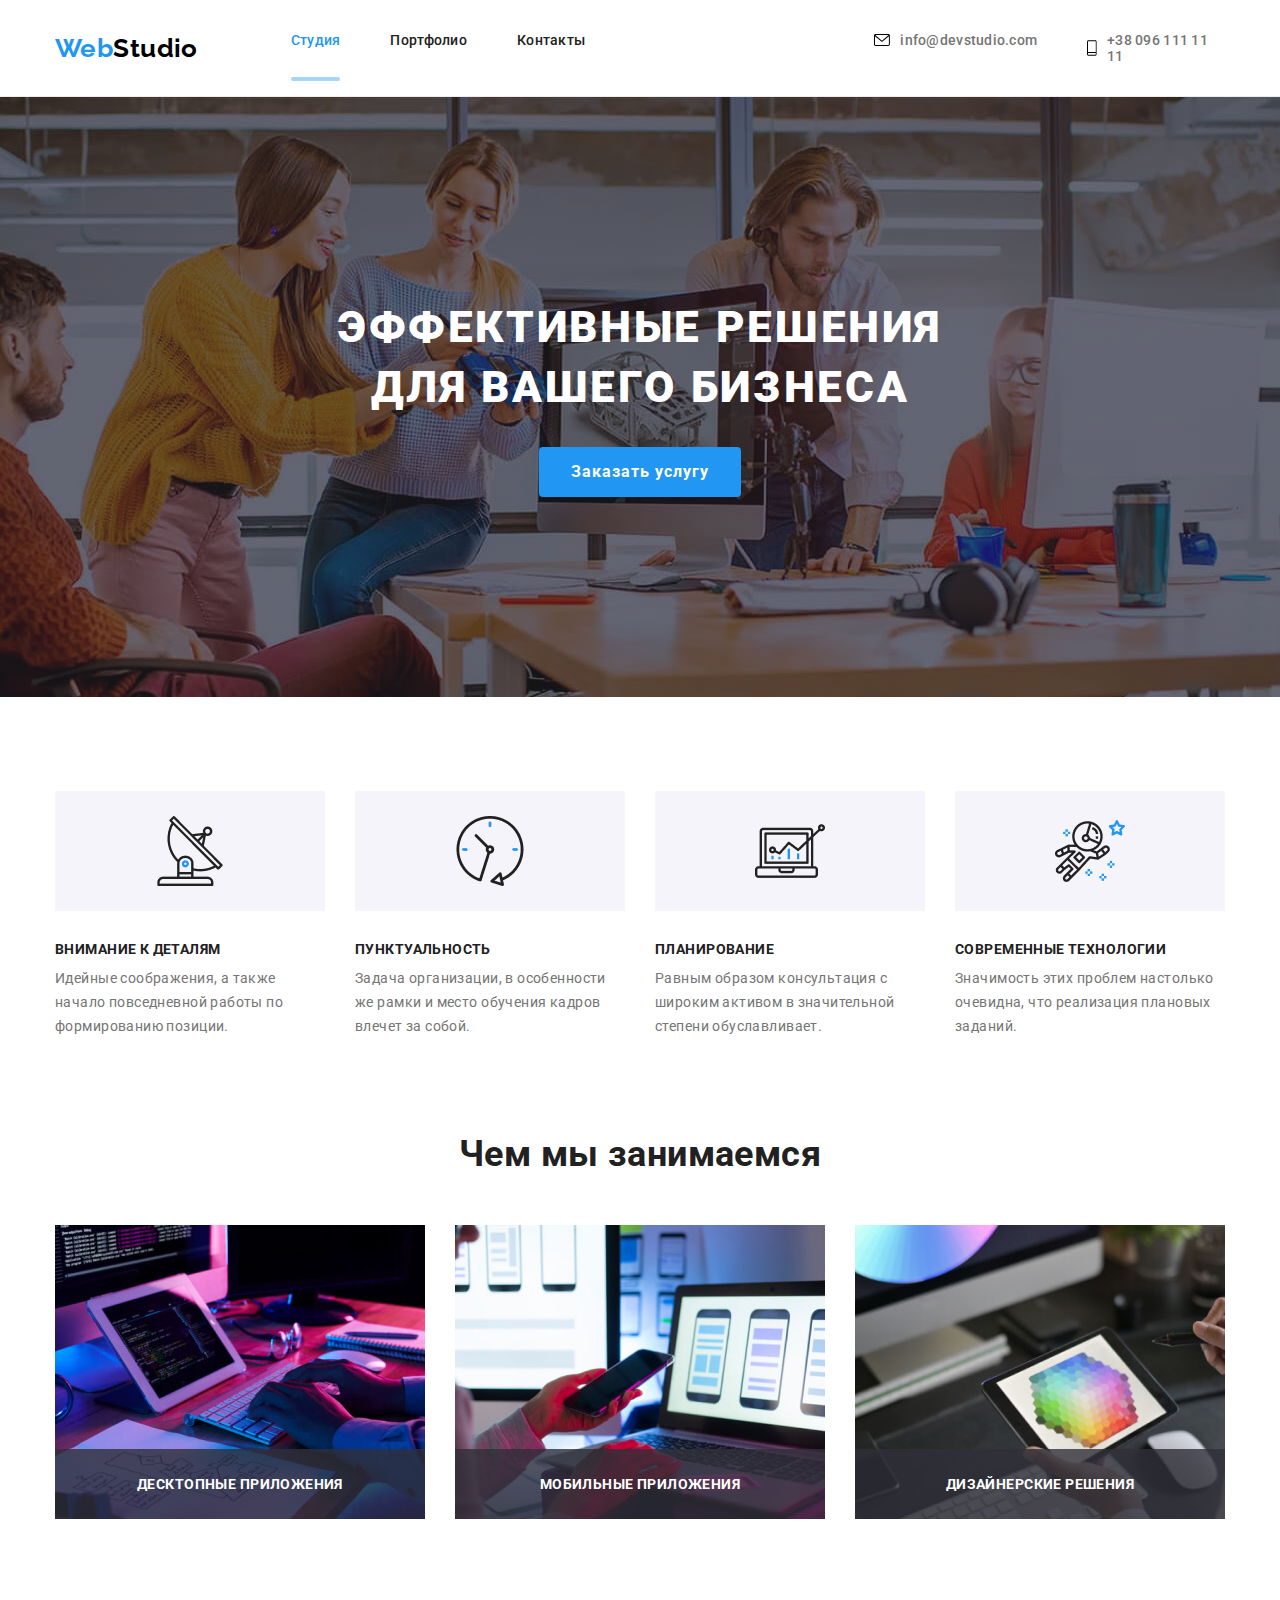
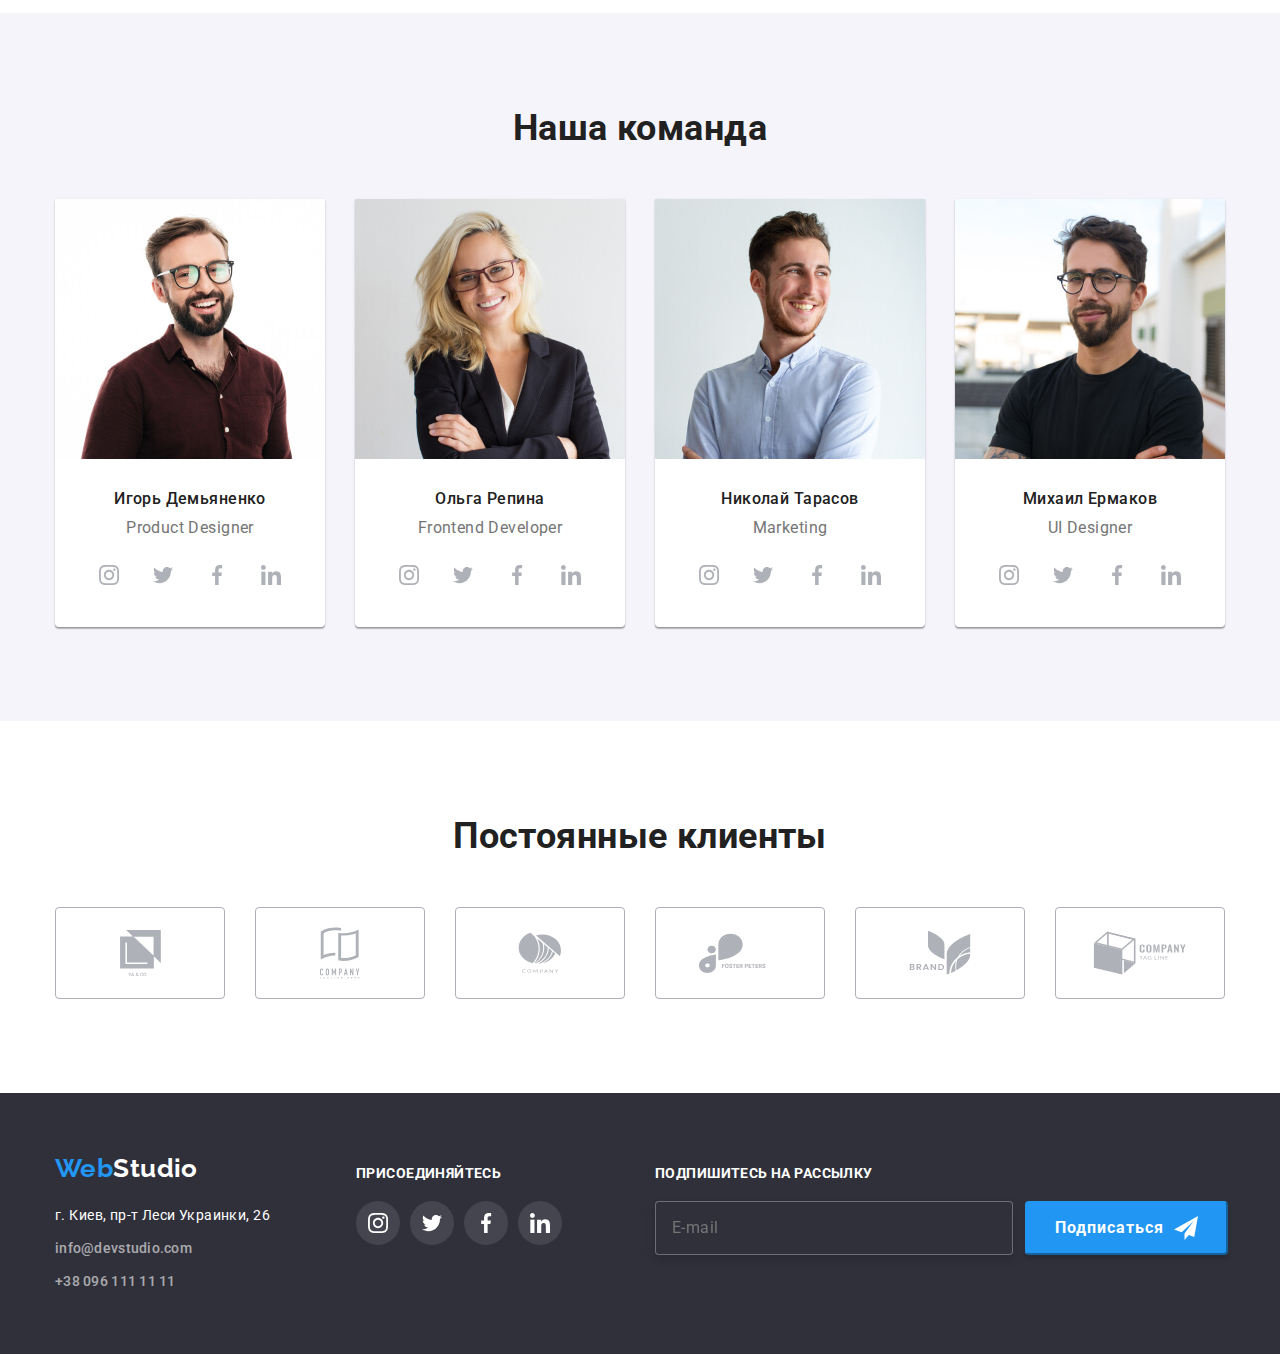
<file: index.html>
<!DOCTYPE html>
<html lang="ru">

<head>
    <meta charset="UTF-8">
    <meta http-equiv="X-UA-Compatible" content="IE=edge">
    <meta name="viewport" content="width=device-width, initial-scale=1.0">
    <title>Go IT Home work №8</title>
    <link rel="stylesheet" href="https://cdnjs.cloudflare.com/ajax/libs/modern-normalize/1.0.0/modern-normalize.min.css"
        type="text/css">
    <link rel="shortcut icon" href="images/favicon.ico" type="image/x-icon">
    <link rel="preconnect" href="https://fonts.gstatic.com">
    <link
        href="https://fonts.googleapis.com/css2?family=Raleway:wght@700&family=Roboto:wght@400;500;700;900&display=swap"
        rel="stylesheet">
    <link rel="stylesheet" href="./css/main.min.css">
</head>

<body>
    <!-- Section - Header -->
    <header class="page-header">

        <div class="container page-header__container">
            <!-- Main navigation menu -->
                <a href="#" class="logo page-header__logo">
                    <span class="logo__web">Web</span><span class="logo__studio-header">Studio</span>
                </a>

            <div class="menu-container" id="menu-container" data-menu>

                <nav class="navigation">

                    <ul class="navigation__menu">
                        <li class="navigation__item"><a href="#" class="navigation__link navigation__link--current">Студия</a></li>
                        <li class="navigation__item"><a href="./pages/portfolio.html" class="navigation__link">Портфолио</a></li>
                        <li class="navigation__item"><a href="./pages/contacts.html" class="navigation__link">Контакты</a></li>
                    </ul>                
                </nav>

                <div>
                <ul class="auth-nav page-header__auth-nav">
                    <li class="auth-nav__item">
                        <a href="mailto:info@devstudio.com" class="auth-nav__link auth-nav__link--flex page-header__link page-header__link--first">
                            <svg class="auth-nav__svg auth-nav__svg--first" width="16" height="12">
                                <use href="./images/icons.svg#icon-envelope"></use>
                            </svg>
                            <span class="auth-nav__link-item">info@devstudio.com</span>
                        </a>
                    </li>

                    <li>
                        <a href="tel:+380961111111" class="auth-nav__link auth-nav__link--flex page-header__link page-header__link--last">
                            <svg class="auth-nav__svg auth-nav__svg--last" width="10" height="16">
                                <use href="./images/icons.svg#icon-smartphone"></use>
                            </svg>
                            <span class="auth-nav__link-item">+38 096 111 11 11</span>
                        </a>
                    </li>
                </ul>

                <ul class="mobile-socials">
                    <li class="mobile-socials__item"><a class="mobile-socials_link" href="#">Instagram</a></li>
                    <li class="mobile-socials__item"><a class="mobile-socials_link" href="#">Twitter</a></li>
                    <li class="mobile-socials__item"><a class="mobile-socials_link" href="#">Facebook</a></li>
                    <li class="mobile-socials__item"><a class="mobile-socials_link" href="#">Linkedin</a></li>
                </ul>
                </div>
            </div>

            <button 
                type="button" 
                class="hamburger-btn" 
                data-menu-button
                aria-expanded="false"
                aria-controls="menu-container"
            >
                <svg 
                    width="40" 
                    height="40"
                    aria-label="Переключатель мобильного меню"
                >
                    <use class="icon-menu" href="./images/icons.svg#icon-hamburger-btn"></use>
                    <use class="icon-cross" href="./images/icons.svg#icon-cross-btn"></use>
                </svg>
            </button>  
            
        </div>
    </header>

    <!-- Main Section -->
    <main>
        <!-- Section - Hero -->
        <section class="hero">
            <h1 class="hero__title">ЭФФЕКТИВНЫЕ РЕШЕНИЯ<br>ДЛЯ ВАШЕГО БИЗНЕСА</h1>
            <button type="button" class="button hero__button" data-modal-open>Заказать услугу</button>
        </section>

        <!-- Section - Features. Heading h2 will be hidden by css styles -->
        <section class="section section--feature">
            <div class="container">
                <h2 class="section__title visually-hidden">ОСОБЕННОСТИ</h2>

                <ul class="feature-list">
                    <li class="feature-list__item antenna">
                        <h3 class="feature-list__title feature-list__title--position">ВНИМАНИЕ К ДЕТАЛЯМ</h3>
                        <p class="feature-list__list-text">Идейные соображения, а также начало повседневной работы по формированию
                            позиции.</p>
                    </li>

                    <li class="feature-list__item clock">
                        <h3 class="feature-list__title feature-list__title--position">ПУНКТУАЛЬНОСТЬ</h3>
                        <p class="feature-list__list-text">Задача организации, в особенности же рамки и место обучения кадров влечет
                            за собой.</p>
                    </li>

                    <li class="feature-list__item diagram">
                        <h3 class="feature-list__title feature-list__title--position">ПЛАНИРОВАНИЕ</h3>
                        <p class="feature-list__list-text">Равным образом консультация с широким активом в значительной степени
                            обуславливает.</p>
                    </li>

                    <li class="feature-list__item astronaut">
                        <h3 class="feature-list__title feature-list__title--position">СОВРЕМЕННЫЕ ТЕХНОЛОГИИ</h3>
                        <p class="feature-list__list-text">Значимость этих проблем настолько очевидна, что реализация плановых
                            заданий.</p>
                    </li>
                </ul>

            </div>
        </section>

        <!-- Section - What are we doing -->
        <section class="section what-we-doing">
            <div class="container">
                <h2 class="section__title">Чем мы занимаемся</h2>
                <ul class="what-we-doing__list">
                    <li class="what-we-doing__item">

                        <picture>
                            <source srcset="./images/desktop/what-we-do/box1.jpg 1x, ./images/desktop/what-we-do/box1@2x.jpg 2x" media="(min-width: 1200px)" type="image/jpeg" />
                            <img src="./images/what-we-do-min-1.jpg" alt="пишем код" width="370">
                        </picture>
                        
                        <div class="what-we-doing__thumb">Десктопные приложения</div>
                    </li>

                    <li class="what-we-doing__item">

                        <picture>
                            <source srcset="./images/desktop/what-we-do/box2.jpg 1x, ./images/desktop/what-we-do/box2@2x.jpg 2x" media="(min-width: 1200px)" type="image/jpeg" />
                            <img src="./images/what-we-do-min-2.jpg" alt="делаем адаптивную верстку" width="370">
                        </picture>

                        <div class="what-we-doing__thumb">Мобильные приложения</div>
                    </li>

                    <li class="what-we-doing__item">

                        <picture>
                            <source srcset="./images/desktop/what-we-do/box3.jpg 1x, ./images/desktop/what-we-do/box3@2x.jpg 2x" media="(min-width: 1200px)" type="image/jpeg" />
                            <img src="./images/what-we-do-min-3.jpg" alt="делаем дизайн страниц" width="370">
                        </picture>
                        
                        <div class="what-we-doing__thumb">Дизайнерские решения</div>
                    </li>
                </ul>
            </div>
        </section>

        <!-- Section - Our Team -->
        <section class="section section__accent-bg-color">
            <div class="container">
                <h2 class="section__title">Наша команда</h2>
                <ul class="our-team">
                    <li class="our-team__item">

                        <picture>
                            <source srcset="./images/desktop/team/ourteam-1.jpg 1x, ./images/desktop/team/ourteam-1@2x.jpg 2x" media="(min-width: 1200px)" type="image/jpeg" />
                            <source srcset="./images/tablet/team/ourteam-1.jpg 1x, ./images/tablet/team/ourteam-1@2x.jpg 2x" media="(min-width: 768px)" type="image/jpeg" />
                            <source srcset="./images/mobile/team/ourteam-1.jpg 1x, ./images/mobile/team/ourteam-1@2x.jpg 2x" media="(max-width: 767.98px)" type="image/jpeg" />
                            <img src="./images/foto-min-1.jpg" alt="Игорь Демьяненко" width="270">
                        </picture>
                        
                        <div class="our-team__content">
                            <h3 class="our-team__title">Игорь Демьяненко</h3>
                            <p lang="en" class="our-team__text">Product Designer</p>
                        </div>

                        <ul class="social-links">
                            <li class="social-links__item">
                                <a href="#" class="social-links__link">
                                    <svg width="20" height="20">
                                        <use href="./images/icons.svg#icon-instagram"></use>
                                    </svg>
                                </a>
                            </li>

                            <li class="social-links__item">
                                <a href="#" class="social-links__link">
                                    <svg width="20" height="20">
                                        <use href="./images/icons.svg#icon-twitter"></use>
                                    </svg>
                                </a>
                            </li>

                            <li class="social-links__item">
                                <a href="#" class="social-links__link">
                                    <svg width="20" height="20">
                                        <use href="./images/icons.svg#icon-facebook"></use>
                                    </svg>
                                </a>
                            </li>

                            <li class="social-links__item">
                                <a href="#" class="social-links__link">
                                    <svg width="20" height="20">
                                        <use href="./images/icons.svg#icon-linkedin"></use>
                                    </svg>
                                </a>
                            </li>
                        </ul>
                    </li>

                    <li class="our-team__item">

                        <picture>
                            <source srcset="./images/desktop/team/ourteam-2.jpg 1x, ./images/desktop/team/ourteam-2@2x.jpg 2x" media="(min-width: 1200px)" type="image/jpeg" />
                            <source srcset="./images/tablet/team/ourteam-2.jpg 1x, ./images/tablet/team/ourteam-2@2x.jpg 2x" media="(min-width: 768px)" type="image/jpeg" />
                            <source srcset="./images/mobile/team/ourteam-2.jpg 1x, ./images/mobile/team/ourteam-2@2x.jpg 2x" media="(max-width: 767.98px)" type="image/jpeg" />
                            <img src="./images/foto-min-2.jpg" alt="Ольга Репина" width="270">
                        </picture>
                        
                        <div class="our-team__content">
                            <h3 class="our-team__title">Ольга Репина</h3>
                            <p lang="en" class="our-team__text">Frontend Developer</p>
                        </div>

                        <ul class="social-links">
                            <li class="social-links__item">
                                <a href="#" class="social-links__link">
                                    <svg width="20" height="20">
                                        <use href="./images/icons.svg#icon-instagram"></use>
                                    </svg>
                                </a>
                            </li>

                            <li class="social-links__item">
                                <a href="#" class="social-links__link">
                                    <svg width="20" height="20">
                                        <use href="./images/icons.svg#icon-twitter"></use>
                                    </svg>
                                </a>
                            </li>

                            <li class="social-links__item">
                                <a href="#" class="social-links__link">
                                    <svg width="20" height="20">
                                        <use href="./images/icons.svg#icon-facebook"></use>
                                    </svg>
                                </a>
                            </li>

                            <li class="social-links__item">
                                <a href="#" class="social-links__link">
                                    <svg width="20" height="20">
                                        <use href="./images/icons.svg#icon-linkedin"></use>
                                    </svg>
                                </a>
                            </li>
                        </ul>
                    </li>

                    <li class="our-team__item">

                        <picture>
                            <source srcset="./images/desktop/team/ourteam-3.jpg 1x, ./images/desktop/team/ourteam-3@2x.jpg 2x" media="(min-width: 1200px)" type="image/jpeg" />
                            <source srcset="./images/tablet/team/ourteam-3.jpg 1x, ./images/tablet/team/ourteam-3@2x.jpg 2x" media="(min-width: 768px)" type="image/jpeg" />
                            <source srcset="./images/mobile/team/ourteam-3.jpg 1x, ./images/mobile/team/ourteam-3@2x.jpg 2x" media="(max-width: 767.98px)" type="image/jpeg" />
                            <img src="./images/foto-min-3.jpg" alt="Николай Тарасов" width="270">
                        </picture>

                        <div class="our-team__content">
                            <h3 class="our-team__title">Николай Тарасов</h3>
                            <p lang="en" class="our-team__text">Marketing</p>
                        </div>

                        <ul class="social-links">
                            <li class="social-links__item">
                                <a href="#" class="social-links__link">
                                    <svg width="20" height="20">
                                        <use href="./images/icons.svg#icon-instagram"></use>
                                    </svg>
                                </a>
                            </li>

                            <li class="social-links__item">
                                <a href="#" class="social-links__link">
                                    <svg width="20" height="20">
                                        <use href="./images/icons.svg#icon-twitter"></use>
                                    </svg>
                                </a>
                            </li>

                            <li class="social-links__item">
                                <a href="#" class="social-links__link">
                                    <svg width="20" height="20">
                                        <use href="./images/icons.svg#icon-facebook"></use>
                                    </svg>
                                </a>
                            </li>

                            <li class="social-links__item">
                                <a href="#" class="social-links__link">
                                    <svg width="20" height="20">
                                        <use href="./images/icons.svg#icon-linkedin"></use>
                                    </svg>
                                </a>
                            </li>
                        </ul>
                    </li>

                    <li class="our-team__item">

                        <picture>
                            <source srcset="./images/desktop/team/ourteam-4.jpg 1x, ./images/desktop/team/ourteam-4@2x.jpg 2x" media="(min-width: 1200px)" type="image/jpeg" />
                            <source srcset="./images/tablet/team/ourteam-4.jpg 1x, ./images/tablet/team/ourteam-4@2x.jpg 2x" media="(min-width: 768px)" type="image/jpeg" />
                            <source srcset="./images/mobile/team/ourteam-4.jpg 1x, ./images/mobile/team/ourteam-4@2x.jpg 2x" media="(max-width: 767.98px)" type="image/jpeg" />
                            <img src="./images/foto-min-4.jpg" alt="Михаил Ермаков" width="270">
                        </picture>
                        
                        <div class="our-team__content">
                            <h3 class="our-team__title">Михаил Ермаков</h3>
                            <p lang="en" class="our-team__text">UI Designer</p>
                        </div>

                        <ul class="social-links">
                            <li class="social-links__item">
                                <a href="#" class="social-links__link">
                                    <svg width="20" height="20">
                                        <use href="./images/icons.svg#icon-instagram"></use>
                                    </svg>
                                </a>
                            </li>

                            <li class="social-links__item">
                                <a href="#" class="social-links__link">
                                    <svg width="20" height="20">
                                        <use href="./images/icons.svg#icon-twitter"></use>
                                    </svg>
                                </a>
                            </li>

                            <li class="social-links__item">
                                <a href="#" class="social-links__link">
                                    <svg width="20" height="20">
                                        <use href="./images/icons.svg#icon-facebook"></use>
                                    </svg>
                                </a>
                            </li>

                            <li class="social-links__item">
                                <a href="#" class="social-links__link">
                                    <svg width="20" height="20">
                                        <use href="./images/icons.svg#icon-linkedin"></use>
                                    </svg>
                                </a>
                            </li>
                        </ul>
                    </li>
                </ul>
            </div>
        </section>

        <!-- Regular Customers -->
        <section class="section">
            <div class="container">

                <h2 class="section__title">Постоянные клиенты</h2>

                <ul class="regular-customers">
                    <li class="regular-customers__item">
                        <a href="" class="regular-customers__link">
                            <svg width="41" height="46.7">
                                <use href="./images/icons.svg#icon-client-1"></use>
                            </svg>
                        </a>
                    </li>

                    <li class="regular-customers__item">
                        <a href="" class="regular-customers__link">
                            <svg width="40" height="52">
                                <use href="./images/icons.svg#icon-client-2"></use>
                            </svg>
                        </a>
                    </li>

                    <li class="regular-customers__item">
                        <a href="" class="regular-customers__link">
                            <svg width="43.46" height="41.18">
                                <use href="./images/icons.svg#icon-client-3"></use>
                            </svg>
                        </a>
                    </li>

                    <li class="regular-customers__item">
                        <a href="" class="regular-customers__link">
                            <svg width="84.44" height="40.62">
                                <use href="./images/icons.svg#icon-client-4"></use>
                            </svg>
                        </a>
                    </li>

                    <li class="regular-customers__item">
                        <a href="" class="regular-customers__link">
                            <svg width="62.54" height="45.43">
                                <use href="./images/icons.svg#icon-client-5"></use>
                            </svg>
                        </a>
                    </li>

                    <li class="regular-customers__item">
                        <a href="" class="regular-customers__link">
                            <svg width="93.79" height="43.93">
                                <use href="./images/icons.svg#icon-client-6"></use>
                            </svg>
                        </a>
                    </li>
                </ul>
            </div>
        </section>
    </main>

    <footer class="footer">
        <div class="container footer__container">
            <div class="logo-address-block">
                <a href="#" class="logo logo--footer">
                    <span class="logo__web">Web</span><span class="logo__studio-footer">Studio</span>
                </a>

                <address class="address">
                    <p class="address__text">г. Киев, пр-т Леси Украинки, 26</p>
                    <ul class="auth-nav footer_auth-nav">
                        <li class="auth-nav__first auth-nav__item--footer"><a href="mailto:info@devstudio.com" class="auth-nav__link footer__link">info@devstudio.com</a></li>
                        <li class="auth-nav__item--footer"><a href="tel:+380961111111" class="auth-nav__link footer__link">+38 096 111 11 11</a></li>
                    </ul>
                </address>
            </div>

            <div class="join-block">
                <h2 class="section__title join__title">Присоединяйтесь</h2>
                <ul class="social-links join-block__social-links">
                    <li class="social-links__item">
                        <a href="" class="social-links__link social-links__link--graybg">
                            <svg width="20" height="20">
                                <use href="./images/icons.svg#icon-instagram"></use>
                            </svg>
                        </a>
                    </li>

                    <li class="social-links__item">
                        <a href="" class="social-links__link social-links__link--graybg">
                            <svg width="20" height="20">
                                <use href="./images/icons.svg#icon-twitter"></use>
                            </svg>
                        </a>
                    </li>

                    <li class="social-links__item">
                        <a href="" class="social-links__link social-links__link--graybg">
                            <svg width="20" height="20">
                                <use href="./images/icons.svg#icon-facebook"></use>
                            </svg>
                        </a>
                    </li>

                    <li class="social-links__item">
                        <a href="" class="social-links__link social-links__link--graybg">
                            <svg width="20" height="20">
                                <use href="./images/icons.svg#icon-linkedin"></use>
                            </svg>
                        </a>
                    </li>
                </ul>
            </div>

            <div class="subscribe">
                <h2 class="section__title subscribe__title">Подпишитесь на рассылку</h2>
                <div class="subscribe-container">
                    <input type="email" name="user-subscribe-email" class="subscribe__form-input" placeholder="E-mail">

                    <button type="submit" class="submit-button">
                        <span class="subscribe-submit-button__name">Подписаться</span>
                        <svg width="24" height="24" class="submit-button__icon-send">
                            <use href="./images/icons.svg#icon-send"></use>
                        </svg>
                    </button>
                </div>
            </div>
        </div>
    </footer>

    <div class="backdrop is-hidden" data-modal>
        <div class="modal">
            <button type="button" class="close-btn" data-modal-close>
                <svg width="30" height="30">
                    <use href="./images/icons.svg#icon-modal-close-btn"></use>
                </svg>
            </button>
            <h1 class="modal__title">Оставьте свои данные, мы вам перезвоним</h1>

            <form name="user-data-form" class="modal-form" autocomplete="off">
                <div class="modal__container">
                    <label class="modal-form__label">
                        <span class="modal-form__label-header">Имя</span>
                        <div class="modal-form__input-container">
                            <input type="text" name="user-name" id="user-name" class="modal-form__input" autofocus />
                            <svg width="18" height="18" class="modal-form__icon">
                                <use href="./images/icons.svg#icon-modal-name"></use>
                            </svg>
                        </div>
                    </label>

                    <label class="modal-form__label">
                        <span class="modal-form__label-header">Телефон</span>
                        <div class="modal-form__input-container">
                            <input type="tel" name="user-phone" id="user-phone" class="modal-form__input" />
                            <svg width="18" height="18" class="modal-form__icon">
                                <use href="./images/icons.svg#icon-modal-phone"></use>
                            </svg>
                        </div>
                    </label>

                    <label class="modal-form__label">
                        <span class="modal-form__label-header">Почта</span>
                        <div class="modal-form__input-container">
                            <input type="email" name="user-email" id="user-email" class="modal-form__input" />
                            <svg width="18" height="18" class="modal-form__icon">
                                <use href="./images/icons.svg#icon-modal-email"></use>
                            </svg>
                        </div>
                    </label>

                    <label class="modal-form__label">
                        <span class="modal-form__label-header">Комментарий</span>
                        <textarea name="comment" id="user-comment" class="modal-form__input modal-form__input--user-comment"
                            placeholder="Введите текст"></textarea>
                    </label>
                </div>

                <label class="checkbox">
                    <input class="checkbox__input" type="checkbox" name="modal-check-terms" />
                    <span class="checkbox__icon"></span>
                    <span class="checkbox__agreement">Соглашаюсь с рассылкой и принимаю &nbsp;</span>
                    <span class="checkbox__terms"> Условия договора</span>
                </label>
                <button type="submit" class="modal-button-submit">Отправить</button>

            </form>
        </div>
    </div>
    <script src="./js/modal.js"></script>
    <script src="./js/mobile-menu.js"></script>
</body>

</html>
</file>
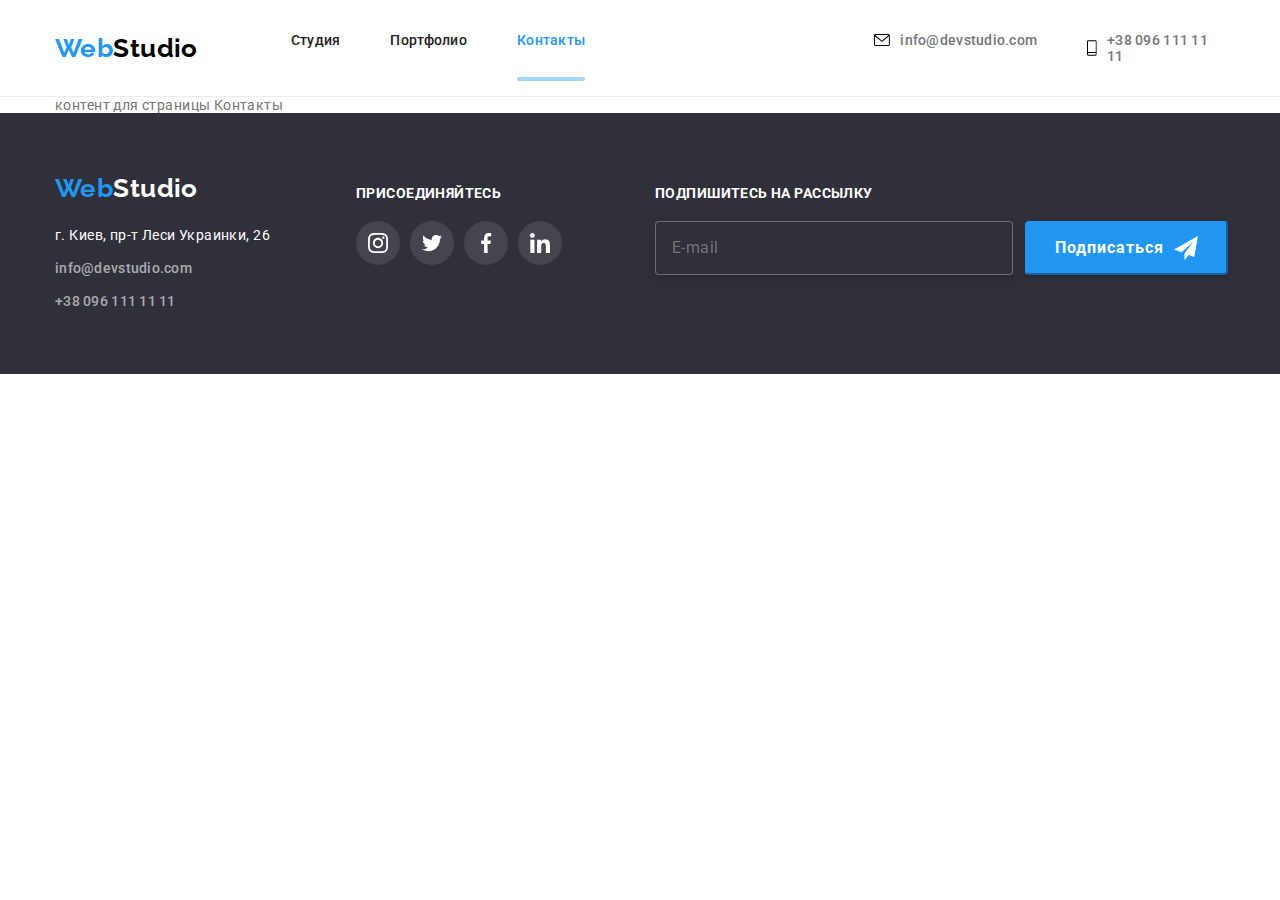
<file: pages/contacts.html>
<!DOCTYPE html>
<html lang="ru">
<head>
    <meta charset="UTF-8">
    <meta http-equiv="X-UA-Compatible" content="IE=edge">
    <meta name="viewport" content="width=device-width, initial-scale=1.0">
    <title>Контакты</title>
    <link rel="stylesheet" href="https://cdnjs.cloudflare.com/ajax/libs/modern-normalize/1.0.0/modern-normalize.min.css" type="text/css">
    <link rel="shortcut icon" href="../images/favicon.ico" type="image/x-icon">
    <link rel="preconnect" href="https://fonts.gstatic.com">
    <link href="https://fonts.googleapis.com/css2?family=Raleway:wght@700&family=Roboto:wght@400;500;700;900&display=swap"
        rel="stylesheet">
    <link rel="stylesheet" href="../css/main.min.css">
</head>
<body>
    <!-- Section - Header -->
    <header class="page-header">
    
        <div class="container page-header__container">
            <!-- Main navigation menu -->
            <a href="../index.html" class="logo page-header__logo">
                <span class="logo__web">Web</span><span class="logo__studio-header">Studio</span>
            </a>
    
            <div class="menu-container" id="menu-container" data-menu>
    
                <nav class="navigation">
    
                    <ul class="navigation__menu">
                        <li class="navigation__item"><a href="../index.html" class="navigation__link">Студия</a></li>
                        <li class="navigation__item"><a href="./portfolio.html" class="navigation__link">Портфолио</a></li>
                        <li class="navigation__item"><a href="#" class="navigation__link  navigation__link--current">Контакты</a></li>
                    </ul>
                </nav>
    
                <div>
                    <ul class="auth-nav page-header__auth-nav">
                        <li class="auth-nav__item">
                            <a href="mailto:info@devstudio.com"
                                class="auth-nav__link auth-nav__link--flex page-header__link page-header__link--first">
                                <svg class="auth-nav__svg auth-nav__svg--first" width="16" height="12">
                                    <use href="../images/icons.svg#icon-envelope"></use>
                                </svg>
                                <span class="auth-nav__link-item">info@devstudio.com</span>
                            </a>
                        </li>
    
                        <li>
                            <a href="tel:+380961111111"
                                class="auth-nav__link auth-nav__link--flex page-header__link page-header__link--last">
                                <svg class="auth-nav__svg auth-nav__svg--last" width="10" height="16">
                                    <use href="../images/icons.svg#icon-smartphone"></use>
                                </svg>
                                <span class="auth-nav__link-item">+38 096 111 11 11</span>
                            </a>
                        </li>
                    </ul>
    
                    <ul class="mobile-socials">
                        <li class="mobile-socials__item"><a class="mobile-socials_link" href="#">Instagram</a></li>
                        <li class="mobile-socials__item"><a class="mobile-socials_link" href="#">Twitter</a></li>
                        <li class="mobile-socials__item"><a class="mobile-socials_link" href="#">Facebook</a></li>
                        <li class="mobile-socials__item"><a class="mobile-socials_link" href="#">Linkedin</a></li>
                    </ul>
                </div>
            </div>
    
            <button type="button" class="hamburger-btn" data-menu-button aria-expanded="false"
                aria-controls="menu-container">
                <svg width="40" height="40" aria-label="Переключатель мобильного меню">
                    <use class="icon-menu" href="../images/icons.svg#icon-hamburger-btn"></use>
                    <use class="icon-cross" href="../images/icons.svg#icon-cross-btn"></use>
                </svg>
            </button>
        </div>
    </header>

    <main>
        <div class="container">
            контент для страницы Контакты
        </div>
    </main>

<footer class="footer">
    <div class="container footer__container">
        <div class="logo-address-block">
            <a href="../index.html" class="logo logo--footer">
                <span class="logo__web">Web</span><span class="logo__studio-footer">Studio</span>
            </a>

            <address class="address">
                <p class="address__text">г. Киев, пр-т Леси Украинки, 26</p>
                <ul class="auth-nav footer_auth-nav">
                    <li class="auth-nav__first auth-nav__item--footer"><a href="mailto:info@devstudio.com"
                            class="auth-nav__link footer__link">info@devstudio.com</a></li>
                    <li class="auth-nav__item--footer"><a href="tel:+380961111111"
                            class="auth-nav__link footer__link">+38 096 111 11 11</a></li>
                </ul>
            </address>
        </div>

        <div class="join-block">
            <h2 class="section__title join__title">Присоединяйтесь</h2>
            <ul class="social-links join-block__social-links">
                <li class="social-links__item">
                    <a href="" class="social-links__link social-links__link--graybg">
                        <svg width="20" height="20">
                            <use href="../images/icons.svg#icon-instagram"></use>
                        </svg>
                    </a>
                </li>

                <li class="social-links__item">
                    <a href="" class="social-links__link social-links__link--graybg">
                        <svg width="20" height="20">
                            <use href="../images/icons.svg#icon-twitter"></use>
                        </svg>
                    </a>
                </li>

                <li class="social-links__item">
                    <a href="" class="social-links__link social-links__link--graybg">
                        <svg width="20" height="20">
                            <use href="../images/icons.svg#icon-facebook"></use>
                        </svg>
                    </a>
                </li>

                <li class="social-links__item">
                    <a href="" class="social-links__link social-links__link--graybg">
                        <svg width="20" height="20">
                            <use href="../images/icons.svg#icon-linkedin"></use>
                        </svg>
                    </a>
                </li>
            </ul>
        </div>

        <div class="subscribe">
            <h2 class="section__title subscribe__title">Подпишитесь на рассылку</h2>
            <div class="subscribe-container">
                <input type="email" name="user-subscribe-email" class="subscribe__form-input" placeholder="E-mail">

                <button type="submit" class="submit-button">
                    <span class="subscribe-submit-button__name">Подписаться</span>
                    <svg width="24" height="24" class="submit-button__icon-send">
                        <use href="../images/icons.svg#icon-send"></use>
                    </svg>
                </button>
            </div>
        </div>
    </div>
</footer>
<script src="../js/mobile-menu.js"></script>

</body>
</html>
</file>
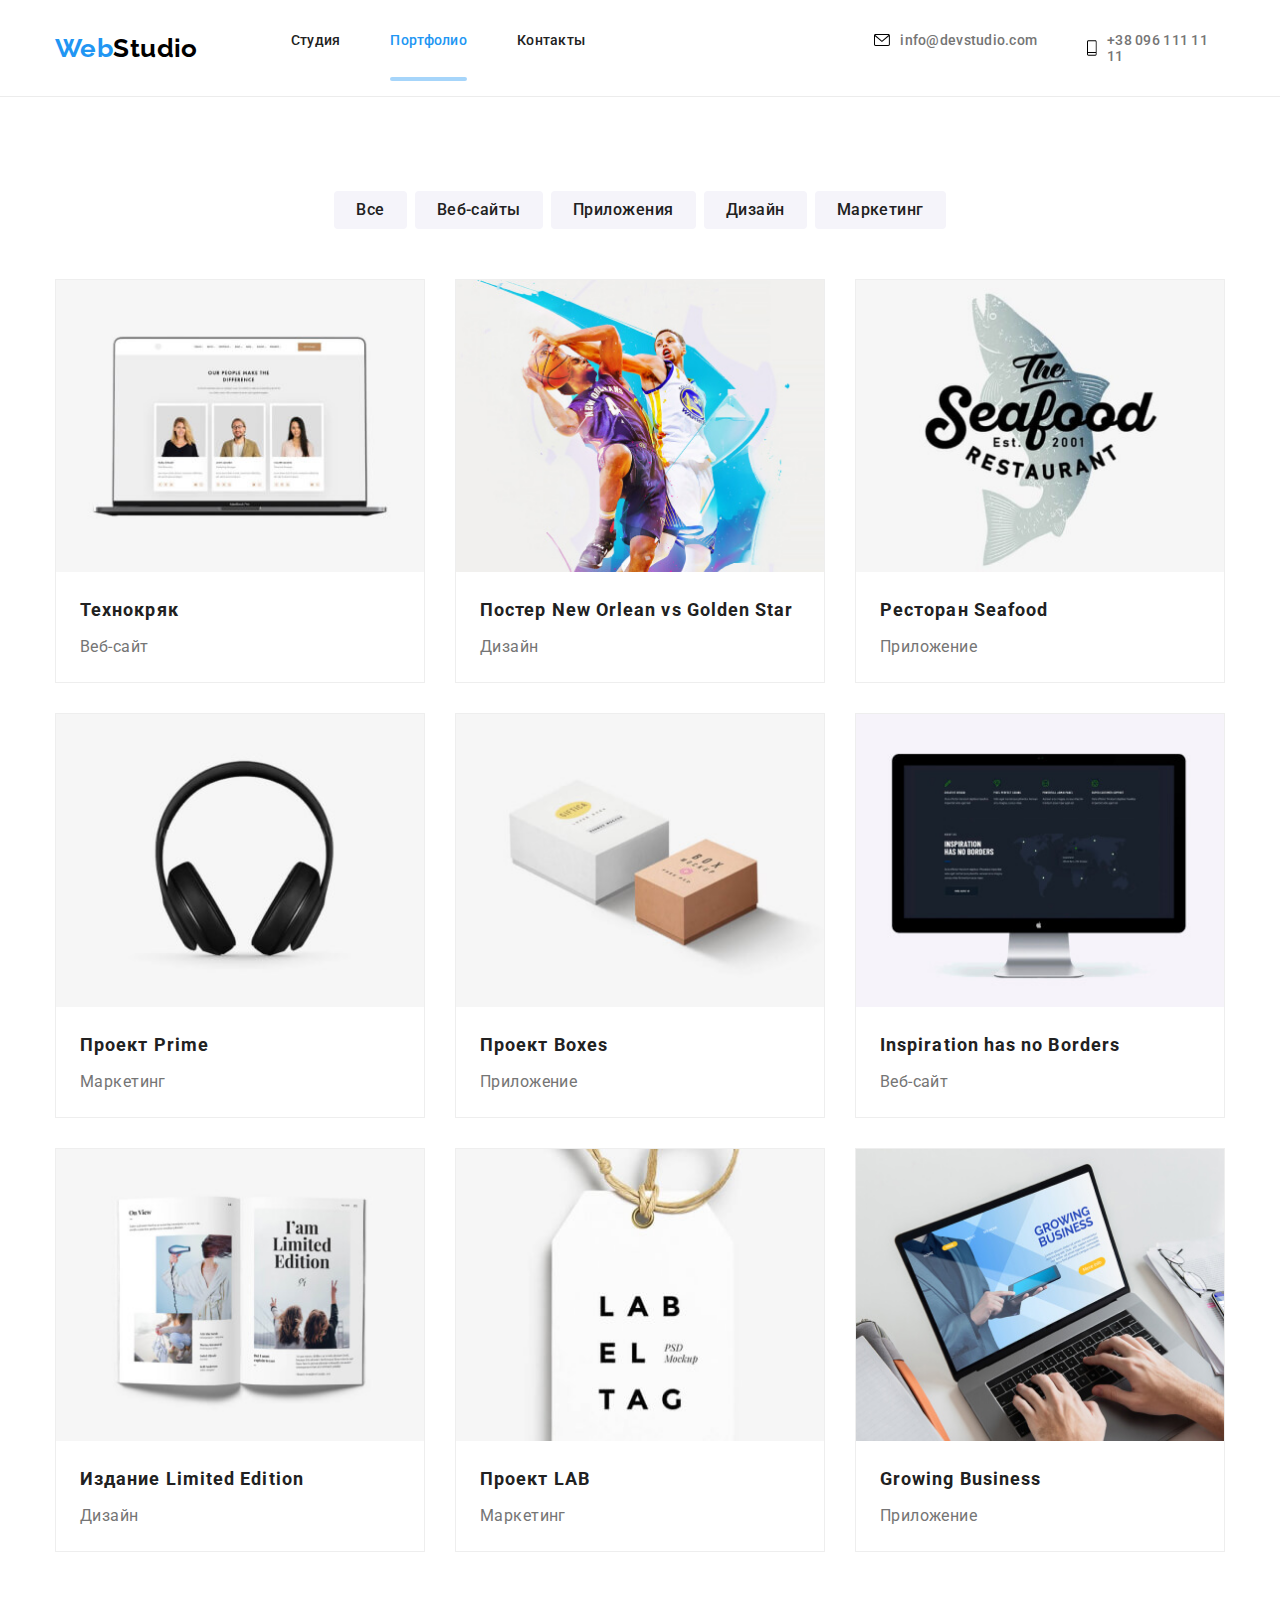
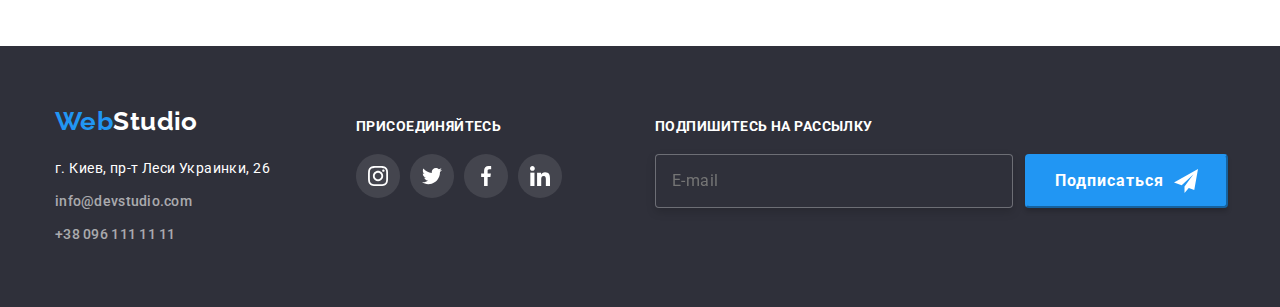
<file: pages/portfolio.html>
<!DOCTYPE html>
<html lang="ru">
<head>
    <meta charset="UTF-8">
    <meta http-equiv="X-UA-Compatible" content="IE=edge">
    <meta name="viewport" content="width=device-width, initial-scale=1.0">
    <title>Портфолио</title>
    <link rel="stylesheet" href="https://cdnjs.cloudflare.com/ajax/libs/modern-normalize/1.0.0/modern-normalize.min.css" type="text/css">
    <link rel="shortcut icon" href="../images/favicon.ico" type="image/x-icon">
    <link rel="preconnect" href="https://fonts.gstatic.com">
    <link href="https://fonts.googleapis.com/css2?family=Raleway:wght@700&family=Roboto:wght@400;500;700;900&display=swap"
        rel="stylesheet">
    <link rel="stylesheet" href="../css/main.min.css">
</head>
<body>
    <!-- Section - Header -->
    <header class="page-header">
    
        <div class="container page-header__container">
            <!-- Main navigation menu -->
            <a href="../index.html" class="logo page-header__logo">
                <span class="logo__web">Web</span><span class="logo__studio-header">Studio</span>
            </a>
    
            <div class="menu-container" id="menu-container" data-menu>
    
                <nav class="navigation">
    
                    <ul class="navigation__menu">
                        <li class="navigation__item"><a href="../index.html" class="navigation__link">Студия</a></li>
                        <li class="navigation__item"><a href="#" class="navigation__link navigation__link--current">Портфолио</a></li>
                        <li class="navigation__item"><a href="./contacts.html" class="navigation__link">Контакты</a></li>
                    </ul>
                </nav>
    
                <div>
                    <ul class="auth-nav page-header__auth-nav">
                        <li class="auth-nav__item">
                            <a href="mailto:info@devstudio.com" class="auth-nav__link auth-nav__link--flex page-header__link page-header__link--first">
                                <svg class="auth-nav__svg auth-nav__svg--first" width="16" height="12">
                                    <use href="../images/icons.svg#icon-envelope"></use>
                                </svg>
                                <span class="auth-nav__link-item">info@devstudio.com</span>
                            </a>
                        </li>
    
                        <li>
                            <a href="tel:+380961111111" class="auth-nav__link auth-nav__link--flex page-header__link page-header__link--last">
                                <svg class="auth-nav__svg auth-nav__svg--last" width="10" height="16">
                                    <use href="../images/icons.svg#icon-smartphone"></use>
                                </svg>
                                <span class="auth-nav__link-item">+38 096 111 11 11</span>
                            </a>
                        </li>
                    </ul>
    
                    <ul class="mobile-socials">
                        <li class="mobile-socials__item"><a class="mobile-socials_link" href="#">Instagram</a></li>
                        <li class="mobile-socials__item"><a class="mobile-socials_link" href="#">Twitter</a></li>
                        <li class="mobile-socials__item"><a class="mobile-socials_link" href="#">Facebook</a></li>
                        <li class="mobile-socials__item"><a class="mobile-socials_link" href="#">Linkedin</a></li>
                    </ul>
                </div>
            </div>
    
            <button type="button" class="hamburger-btn" data-menu-button aria-expanded="false" aria-controls="menu-container">
                <svg width="40" height="40" aria-label="Переключатель мобильного меню">
                    <use class="icon-menu" href="../images/icons.svg#icon-hamburger-btn"></use>
                    <use class="icon-cross" href="../images/icons.svg#icon-cross-btn"></use>
                </svg>
            </button>    
        </div>
    </header>

    <main>
        <!-- Section Portfolio - h2 will be hidden by css -->
        <h1 class="visually-hidden">Наши работы</h1>

        <section class="portfolio section">
            <div class="container">            
                <h2 class="portfolio__title visually-hidden">Портфолио</h2>
                <ul class="filter">
                    <li class="filter__item"><button type="button" class="filter__button">Все</button></li>
                    <li class="filter__item"><button type="button" class="filter__button">Веб-сайты</button></li>
                    <li class="filter__item"><button type="button" class="filter__button">Приложения</button></li>
                    <li class="filter__item"><button type="button" class="filter__button">Дизайн</button></li>
                    <li class="filter__item"><button type="button" class="filter__button">Маркетинг</button></li>
                </ul>

                <ul class="portfolio-list">
                    <li class="portfolio-list__item">
                        <div class="portfolio-list__thumb-container">

                            <picture>
                                <source srcset="../images/desktop/portfolio/portfolio1.jpg 1x, ../images/desktop/portfolio/portfolio1@2x.jpg 2x" media="(min-width: 1200px)" type="image/jpeg" />
                                <source srcset="../images/tablet/portfolio/portfolio1.jpg 1x, ../images/tablet/portfolio/portfolio1@2x.jpg 2x" media="(min-width: 768px)" type="image/jpeg" />
                                <source srcset="../images/mobile/portfolio/portfolio1.jpg 1x, ../images/mobile/portfolio/portfolio1@2x.jpg 2x" media="(max-width: 767.98px)" type="image/jpeg" />
                                <img src="../images/portfolio-1-technokrjak.jpg" alt="Заставка веб сайта Технокряк" width="370" height="294">
                            </picture>

                            <div class="portfolio-list__thumb">Технокряк это современная площадка распространения коронавируса. 
                                Компании используют эту платформу для цифрового
                                шпионажа и атак на защищённые сервера конкурентов.
                            </div>
                        </div>
                        <div class="portfolio-list__content">
                            <h3 class="portfolio-list__title">Технокряк</h3>
                            <p class="portfolio-list__text">Веб-сайт</p>
                        </div>                        
                    </li>

                    <li class="portfolio-list__item">
                        <div class="portfolio-list__thumb-container">

                            <picture>
                                <source srcset="../images/desktop/portfolio/portfolio2.jpg 1x, ../images/desktop/portfolio/portfolio2@2x.jpg 2x" media="(min-width: 1200px)" type="image/jpeg" />
                                <source srcset="../images/tablet/portfolio/portfolio2.jpg 1x, ../images/tablet/portfolio/portfolio2@2x.jpg 2x" media="(min-width: 768px)" type="image/jpeg" />
                                <source srcset="../images/mobile/portfolio/portfolio2.jpg 1x, ../images/mobile/portfolio/portfolio2@2x.jpg 2x" media="(max-width: 767.98px)" type="image/jpeg" />
                                <img src="../images/portfolio-2-poster-no-vs-gs.jpg" alt="Дизайн постера" width="370" height="294">
                            </picture>

                            <div class="portfolio-list__thumb">Технокряк это современная площадка распространения коронавируса.
                                Компании используют эту платформу для цифрового
                                шпионажа и атак на защищённые сервера конкурентов.
                            </div>
                        </div>    
                        <div class="portfolio-list__content">
                            <h3 class="portfolio-list__title">Постер New Orlean vs Golden Star</h3>
                            <p class="portfolio-list__text">Дизайн</p>
                        </div>                        
                    </li>

                    <li class="portfolio-list__item">
                        <div class="portfolio-list__thumb-container">

                            <picture>
                                <source srcset="../images/desktop/portfolio/portfolio3.jpg 1x, ../images/desktop/portfolio/portfolio3@2x.jpg 2x" media="(min-width: 1200px)" type="image/jpeg" />
                                <source srcset="../images/tablet/portfolio/portfolio3.jpg 1x, ../images/tablet/portfolio/portfolio3@2x.jpg 2x" media="(min-width: 768px)" type="image/jpeg" />
                                <source srcset="../images/mobile/portfolio/portfolio3.jpg 1x, ../images/mobile/portfolio/portfolio3@2x.jpg 2x" media="(max-width: 767.98px)" type="image/jpeg" />
                                <img src="../images/portfolio-3-restourant-seafood.jpg" alt="Приложение ресторана сиафуд" width="370" height="294">
                            </picture>
                            
                            <div class="portfolio-list__thumb">Технокряк это современная площадка распространения коронавируса.
                                Компании используют эту платформу для цифрового
                                шпионажа и атак на защищённые сервера конкурентов.
                            </div>
                        </div>
                        <div class="portfolio-list__content">
                            <h3 class="portfolio-list__title">Ресторан Seafood</h3>
                            <p class="portfolio-list__text">Приложение</p>
                        </div>
                    </li>

                    <li class="portfolio-list__item">
                        <div class="portfolio-list__thumb-container">

                            <picture>
                                <source srcset="../images/desktop/portfolio/portfolio4.jpg 1x, ../images/desktop/portfolio/portfolio4@2x.jpg 2x" media="(min-width: 1200px)" type="image/jpeg" />
                                <source srcset="../images/tablet/portfolio/portfolio4.jpg 1x, ../images/tablet/portfolio/portfolio4@2x.jpg 2x" media="(min-width: 768px)" type="image/jpeg" />
                                <source srcset="../images/mobile/portfolio/portfolio4.jpg 1x, ../images/mobile/portfolio/portfolio4@2x.jpg 2x" media="(max-width: 767.98px)" type="image/jpeg" />
                                <img src="../images/portfolio-4-project-prime.jpg" alt="Проект Прайм" width="370" height="294">
                            </picture>
                            
                            <div class="portfolio-list__thumb">Технокряк это современная площадка распространения коронавируса.
                                Компании используют эту платформу для цифрового
                                шпионажа и атак на защищённые сервера конкурентов.
                            </div>
                        </div>
                        <div class="portfolio-list__content">
                            <h3 class="portfolio-list__title">Проект Prime</h3>
                            <p class="portfolio-list__text">Маркетинг</p>
                        </div>
                    </li>

                    <li class="portfolio-list__item">
                        <div class="portfolio-list__thumb-container">

                            <picture>
                                <source srcset="../images/desktop/portfolio/portfolio5.jpg 1x, ../images/desktop/portfolio/portfolio5@2x.jpg 2x" media="(min-width: 1200px)" type="image/jpeg" />
                                <source srcset="../images/tablet/portfolio/portfolio5.jpg 1x, ../images/tablet/portfolio/portfolio5@2x.jpg 2x" media="(min-width: 768px)" type="image/jpeg" />
                                <source srcset="../images/mobile/portfolio/portfolio5.jpg 1x, ../images/mobile/portfolio/portfolio5@2x.jpg 2x" media="(max-width: 767.98px)" type="image/jpeg" />
                                <img src="../images/portfolio-5-project-boxes.jpg" alt="Приложение проекта боксез" width="370" height="294">
                            </picture>

                            <div class="portfolio-list__thumb">Технокряк это современная площадка распространения коронавируса.
                                Компании используют эту платформу для цифрового
                                шпионажа и атак на защищённые сервера конкурентов.
                            </div>
                        </div>
                        <div class="portfolio-list__content">
                            <h3 class="portfolio-list__title">Проект Boxes</h3>
                            <p class="portfolio-list__text">Приложение</p>
                        </div>
                    </li>

                    <li class="portfolio-list__item">
                        <div class="portfolio-list__thumb-container">

                            <picture>
                                <source srcset="../images/desktop/portfolio/portfolio6.jpg 1x, ../images/desktop/portfolio/portfolio6@2x.jpg 2x" media="(min-width: 1200px)" type="image/jpeg" />
                                <source srcset="../images/tablet/portfolio/portfolio6.jpg 1x, ../images/tablet/portfolio/portfolio6@2x.jpg 2x" media="(min-width: 768px)" type="image/jpeg" />
                                <source srcset="../images/mobile/portfolio/portfolio6.jpg 1x, ../images/mobile/portfolio/portfolio6@2x.jpg 2x" media="(max-width: 767.98px)" type="image/jpeg" />
                                <img src="../images/portfolio-6-inspirat-hasno-borders.jpg" alt="Заставка сайта у вдохновения нет границ" width="370" height="294">
                            </picture>

                            <div class="portfolio-list__thumb">Технокряк это современная площадка распространения коронавируса.
                                Компании используют эту платформу для цифрового
                                шпионажа и атак на защищённые сервера конкурентов.
                            </div>
                        </div>
                        <div class="portfolio-list__content">
                            <h3 class="portfolio-list__title">Inspiration has no Borders</h3>
                            <p class="portfolio-list__text">Веб-сайт</p>
                        </div>
                    </li>

                    <li class="portfolio-list__item">
                        <div class="portfolio-list__thumb-container">

                            <picture>
                                <source srcset="../images/desktop/portfolio/portfolio7.jpg 1x, ../images/desktop/portfolio/portfolio7@2x.jpg 2x" media="(min-width: 1200px)" type="image/jpeg" />
                                <source srcset="../images/tablet/portfolio/portfolio7.jpg 1x, ../images/tablet/portfolio/portfolio7@2x.jpg 2x" media="(min-width: 768px)" type="image/jpeg" />
                                <source srcset="../images/mobile/portfolio/portfolio7.jpg 1x, ../images/mobile/portfolio/portfolio7@2x.jpg 2x" media="(max-width: 767.98px)" type="image/jpeg" />
                                <img src="../images/portfolio-7-limited-edition.jpg" alt="Дизайн издания ограниченная коллекция" width="370" height="294">
                            </picture>

                            <div class="portfolio-list__thumb">Технокряк это современная площадка распространения коронавируса.
                                Компании используют эту платформу для цифрового
                                шпионажа и атак на защищённые сервера конкурентов.
                            </div>
                        </div>
                        <div class="portfolio-list__content">
                            <h3 class="portfolio-list__title">Издание Limited Edition</h3>
                            <p class="portfolio-list__text">Дизайн</p>
                        </div>
                    </li>

                    <li class="portfolio-list__item">
                        <div class="portfolio-list__thumb-container">

                            <picture>
                                <source srcset="../images/desktop/portfolio/portfolio8.jpg 1x, ../images/desktop/portfolio/portfolio8@2x.jpg 2x" media="(min-width: 1200px)" type="image/jpeg" />
                                <source srcset="../images/tablet/portfolio/portfolio8.jpg 1x, ../images/tablet/portfolio/portfolio8@2x.jpg 2x" media="(min-width: 768px)" type="image/jpeg" />
                                <source srcset="../images/mobile/portfolio/portfolio8.jpg 1x, ../images/mobile/portfolio/portfolio8@2x.jpg 2x" media="(max-width: 767.98px)" type="image/jpeg" />
                                <img src="../images/portfolio-8-project-lab.jpg" alt="Проект ЛАБ" width="370" height="294">
                            </picture>
                            
                            <div class="portfolio-list__thumb">Технокряк это современная площадка распространения коронавируса.
                                Компании используют эту платформу для цифрового
                                шпионажа и атак на защищённые сервера конкурентов.
                            </div>
                        </div>
                        <div class="portfolio-list__content">
                            <h3 class="portfolio-list__title">Проект LAB</h3>
                            <p class="portfolio-list__text">Маркетинг</p>
                        </div>
                    </li>
                    
                    <li class="portfolio-list__item">
                        <div class="portfolio-list__thumb-container">

                            <picture>
                                <source srcset="../images/desktop/portfolio/portfolio9.jpg 1x, ../images/desktop/portfolio/portfolio9@2x.jpg 2x" media="(min-width: 1200px)" type="image/jpeg" />
                                <source srcset="../images/tablet/portfolio/portfolio9.jpg 1x, ../images/tablet/portfolio/portfolio9@2x.jpg 2x" media="(min-width: 768px)" type="image/jpeg" />
                                <source srcset="../images/mobile/portfolio/portfolio9.jpg 1x, ../images/mobile/portfolio/portfolio9@2x.jpg 2x" media="(max-width: 767.98px)" type="image/jpeg" />
                                <img src="../images/portfolio-9-growing-business.jpg" alt="Проект Растущий бизнес" width="370" height="294">
                            </picture>

                            <div class="portfolio-list__thumb">Технокряк это современная площадка распространения коронавируса.
                                Компании используют эту платформу для цифрового
                                шпионажа и атак на защищённые сервера конкурентов.
                            </div>
                        </div>
                        <div class="portfolio-list__content">
                            <h3 class="portfolio-list__title">Growing Business</h3>
                            <p class="portfolio-list__text">Приложение</p>
                        </div>
                    </li>
                </ul>
            </div>
        </section>
    </main>

<footer class="footer">
    <div class="container footer__container">
        <div class="logo-address-block">
            <a href="#" class="logo logo--footer">
                <span class="logo__web">Web</span><span class="logo__studio-footer">Studio</span>
            </a>

            <address class="address">
                <p class="address__text">г. Киев, пр-т Леси Украинки, 26</p>
                <ul class="auth-nav footer_auth-nav">
                    <li class="auth-nav__first auth-nav__item--footer"><a href="mailto:info@devstudio.com"
                            class="auth-nav__link footer__link">info@devstudio.com</a></li>
                    <li class="auth-nav__item--footer"><a href="tel:+380961111111"
                            class="auth-nav__link footer__link">+38 096 111 11 11</a></li>
                </ul>
            </address>
        </div>

        <div class="join-block">
            <h2 class="section__title join__title">Присоединяйтесь</h2>
            <ul class="social-links join-block__social-links">
                <li class="social-links__item">
                    <a href="" class="social-links__link social-links__link--graybg">
                        <svg width="20" height="20">
                            <use href="../images/icons.svg#icon-instagram"></use>
                        </svg>
                    </a>
                </li>

                <li class="social-links__item">
                    <a href="" class="social-links__link social-links__link--graybg">
                        <svg width="20" height="20">
                            <use href="../images/icons.svg#icon-twitter"></use>
                        </svg>
                    </a>
                </li>

                <li class="social-links__item">
                    <a href="" class="social-links__link social-links__link--graybg">
                        <svg width="20" height="20">
                            <use href="../images/icons.svg#icon-facebook"></use>
                        </svg>
                    </a>
                </li>

                <li class="social-links__item">
                    <a href="" class="social-links__link social-links__link--graybg">
                        <svg width="20" height="20">
                            <use href="../images/icons.svg#icon-linkedin"></use>
                        </svg>
                    </a>
                </li>
            </ul>
        </div>

        <div class="subscribe">
            <h2 class="section__title subscribe__title">Подпишитесь на рассылку</h2>
            <div class="subscribe-container">
                <input type="email" name="user-subscribe-email" class="subscribe__form-input" placeholder="E-mail">

                <button type="submit" class="submit-button">
                    <span class="subscribe-submit-button__name">Подписаться</span>
                    <svg width="24" height="24" class="submit-button__icon-send">
                        <use href="../images/icons.svg#icon-send"></use>
                    </svg>
                </button>
            </div>
        </div>
    </div>
</footer>
    <script src="../js/mobile-menu.js"></script>
</body>
</html>
</file>
<file: css/main.min.css>
:root{--primary-text-color: #757575;--accent-color: #2196f3;--title-text-color: #212121;--primary-bacgr-color: #2f303a;--second-backgr-color: #f5f4fa;--hero-bg-color: #c4c4c4;--svg-color: #afb1b8;--width-mobile: 480px;--width-tablet: 768px;--width-desktop: 1200px}:root{--primary-text-color: #757575;--accent-color: #2196f3;--title-text-color: #212121;--primary-bacgr-color: #2f303a;--second-backgr-color: #f5f4fa;--hero-bg-color: #c4c4c4;--svg-color: #afb1b8;--width-mobile: 480px;--width-tablet: 768px;--width-desktop: 1200px}html{box-sizing:border-box}*,*::after,*::before{box-sizing:inherit}body{color:var(--primary-text-color);background-color:#fff;margin:0;font-family:'Roboto', sans-serif;font-weight:400;font-style:normal;font-size:14px;letter-spacing:0.03em}body.modal-open{overflow:hidden}body.is-open{overflow:hidden}a{text-decoration:none}ul{list-style:none;padding:0;margin:0}img{display:block;width:100%;height:auto}.visually-hidden{position:absolute;clip:rect(0 0 0 0);width:1px;height:1px;margin:-1px}.button{border:1px solid transparent}.container{padding-left:15px;padding-right:15px;padding-top:0;padding-bottom:0;margin:0 auto}@media screen and (min-width: 480px){.container{width:480px}}@media screen and (min-width: 768px){.container{width:768px}}@media screen and (min-width: 1200px){.container{width:1200px}}.section{padding:60px 0}@media screen and (min-width: 1200px){.section{padding:94px 0}}.feature-list__title--position,.portfolio-list__title{color:var(--title-text-color);margin:0 0 10px 0;padding:0}.section__title{font-weight:700;font-size:28px;line-height:1.179;text-align:center;color:var(--title-text-color);margin:0 0 30px 0;padding:0}@media screen and (min-width: 1200px){.section__title{font-size:36px;line-height:1.167;margin:0 0 50px 0}}.page-header{border-bottom:1px solid #ececec;position:relative}.page-header__container{display:flex;align-items:center}@media screen and (max-width: 767.9px){.page-header{padding-top:10px;padding-bottom:10px}}.logo{font-family:'Raleway';font-weight:700;font-size:24px;line-height:1.167;transition:text-shadow 250ms cubic-bezier(0.4, 0, 0.2, 1)}.logo:hover,.logo:focus{text-shadow:0px 4px 4px rgba(0,0,0,0.25)}@media screen and (min-width: 1200px){.logo{font-size:26px;line-height:1.19}}.logo__web{color:var(--accent-color)}.logo__studio-header{color:#000000}.logo__studio-footer{color:#ffffff}.logo.logo--footer{padding:0;margin:0 0 20px 0}@media screen and (max-width: 1199.9px){.logo.logo--footer{display:block;text-align:center;margin-left:auto;margin-right:auto;width:154px}}@media screen and (min-width: 1200px){.logo.logo--footer{display:inline-block;margin:0 0 20px 0}}@media screen and (max-width: 767px){.navigation{margin-top:48px}}.page-header__logo,.navigation__menu,.page-header__auth-nav{vertical-align:middle}@media screen and (max-width: 767.9px){.navigation__item:not(:last-child){margin-bottom:32px}}@media screen and (min-width: 768px){.navigation__item:not(:last-child){margin-right:50px}}@media screen and (min-width: 1200px){.auth-nav__item:not(:last-child){margin-right:50px}}@media screen and (min-width: 768px){.navigation__menu{display:flex}}@media screen and (max-width: 767.9px){.page-header__auth-nav{display:flex;flex-direction:column-reverse;margin-top:auto}}@media screen and (min-width: 768px){.page-header__auth-nav{margin-left:80px}}@media screen and (min-width: 1200px){.page-header__auth-nav{display:flex;margin-left:289px}}.auth-nav__link{color:var(--primary-text-color)}.auth-nav__link:hover,.auth-nav__link:focus{color:var(--accent-color);fill:var(--accent-color)}.navigation__link{position:relative;color:#212121}.navigation__link:hover,.navigation__link:focus{color:var(--accent-color);fill:var(--accent-color)}@media screen and (max-width: 767.9px){.navigation__link{font-size:40px;line-height:1.175}}.page-header__link,.navigation__link{display:block;padding-top:0px;padding-bottom:0px;transition:color 250ms cubic-bezier(0.4, 0, 0.2, 1),fill 250ms cubic-bezier(0.4, 0, 0.2, 1)}@media screen and (min-width: 768px){.page-header__link,.navigation__link{padding-top:32px;padding-bottom:32px}}@media screen and (max-width: 767.9px){.page-header__link--first{font-weight:500;font-size:24px;line-height:1.167;letter-spacing:0.02em}}@media screen and (min-width: 768px) and (max-width: 1199.9px){.page-header__link--first{padding-top:21px;padding-bottom:5px}}@media screen and (max-width: 767.9px){.page-header__link--last{font-weight:500;font-size:34px;line-height:1.176;letter-spacing:0.02em;margin-bottom:32px;color:var(--accent-color)}}@media screen and (max-width: 380px){.page-header__link--last{font-size:24px;line-height:1.167}}@media screen and (min-width: 768px) and (max-width: 1199.9px){.page-header__link--last{padding-top:5px;padding-bottom:21px}}.navigation__link--current{color:var(--accent-color);fill:var(--accent-color)}@media screen and (min-width: 768px){.navigation__link--current::after{position:absolute;content:'';display:block;width:100%;height:4px;border-radius:2px;bottom:-1px;opacity:0.4;background-color:var(--accent-color)}}.auth-nav__link--flex{display:flex;align-items:center}@media screen and (max-width: 767.9px){.auth-nav__svg.auth-nav__svg--first{display:none}}@media screen and (min-width: 768px) and (max-width: 1199.9px){.auth-nav__svg.auth-nav__svg--first{width:14px;height:10px}}@media screen and (max-width: 767.9px){.auth-nav__svg.auth-nav__svg--last{display:none}}@media screen and (min-width: 768px) and (max-width: 1199.9px){.auth-nav__svg.auth-nav__svg--last{width:10px;height:14px}}@media screen and (min-width: 768px){.auth-nav__link-item{padding-left:10px}}@media screen and (min-width: 768px) and (max-width: 1199.9px){.auth-nav__link-item{font-size:12px;line-height:1.167}}.auth-nav__first{margin:0 0 9px 0}.auth-nav,.navigation__menu{font-weight:500;line-height:1.143;letter-spacing:0.02em}.auth-nav__item--footer{line-height:1.71}@media screen and (max-width: 1199.9px){.auth-nav__item--footer{text-align:center}}.hero{max-width:1600px;height:400px;margin-left:auto;margin-right:auto;padding-bottom:118px;padding-top:118px;text-align:center;background-image:linear-gradient(to right, rgba(47,48,58,0.4), rgba(47,48,58,0.4)),url("../images/background-hero/background-hero480.jpg");background-repeat:no-repeat;background-size:cover;background-position:center;background-color:var(--hero-bg-color)}@media (min-device-pixel-ratio: 2), (-webkit-min-device-pixel-ratio: 2), (min-resolution: 192dpi), (min-resolution: 2dppx){.hero{background-image:linear-gradient(to right, rgba(47,48,58,0.4), rgba(47,48,58,0.4)),url("../images/background-hero/background-hero960@2x.jpg")}}@media screen and (min-width: 480px) and (max-width: 767.9px){.hero{background-image:linear-gradient(to right, rgba(47,48,58,0.4), rgba(47,48,58,0.4)),url("../images/background-hero/background-hero768.jpg")}}@media screen and (min-width: 480px) and (max-width: 767.9px) and (min-device-pixel-ratio: 2), screen and (min-width: 480px) and (max-width: 767.9px) and (-webkit-min-device-pixel-ratio: 2), screen and (min-width: 480px) and (max-width: 767.9px) and (min-resolution: 192dpi), screen and (min-width: 480px) and (max-width: 767.9px) and (min-resolution: 2dppx){.hero{background-image:linear-gradient(to right, rgba(47,48,58,0.4), rgba(47,48,58,0.4)),url("../images/background-hero/background-hero1536@2x.jpg")}}@media screen and (min-width: 768px){.hero{height:600px;padding-bottom:200px;padding-top:200px;background-image:linear-gradient(to right, rgba(47,48,58,0.4), rgba(47,48,58,0.4)),url("../images/background-hero/background-hero1600.jpg")}}@media screen and (min-width: 768px) and (min-device-pixel-ratio: 2), screen and (min-width: 768px) and (-webkit-min-device-pixel-ratio: 2), screen and (min-width: 768px) and (min-resolution: 192dpi), screen and (min-width: 768px) and (min-resolution: 2dppx){.hero{background-image:linear-gradient(to right, rgba(47,48,58,0.4), rgba(47,48,58,0.4)),url("../images/background-hero/background-hero3200@2x.jpg")}}.hero__title{font-weight:900;font-size:26px;line-height:1.615;text-align:center;letter-spacing:0.06em;text-transform:uppercase;color:#fff;margin-top:0;margin-bottom:30px}@media screen and (min-width: 1200px){.hero__title{font-size:44px;line-height:1.364}}.hero__button{display:inline-block;padding:10px 32px;margin-top:0;margin-bottom:0px;min-width:200px;font-weight:700;font-size:16px;line-height:1.875;text-align:center;letter-spacing:0.06em;color:#fff;background-color:var(--accent-color);border:0;border-radius:4px;transition:color 250ms cubic-bezier(0.4, 0, 0.2, 1),background-color 250ms cubic-bezier(0.4, 0, 0.2, 1)}.hero__button:hover,.hero__button:focus{color:var(--accent-color);background-color:#fff}@media screen and (min-width: 1200px){.section--feature{padding-bottom:0px}}@media screen and (min-width: 480px){.feature-list{display:flex;flex-wrap:wrap}}@media screen and (max-width: 1199.9px){.feature-list{margin-bottom:-30px}}.feature-list__item::before{display:block;content:'';height:120px;background-size:70px;background-repeat:no-repeat;background-position:center;background-color:var(--second-backgr-color)}@media screen and (max-width: 1199.9px){.feature-list__item{margin-bottom:30px}}@media screen and (min-width: 480px){.feature-list__item{width:480px}}@media screen and (min-width: 768px){.feature-list__item{width:calc((100% - 30px) / 2)}.feature-list__item:nth-child(2n){margin-left:auto}}@media screen and (min-width: 1200px){.feature-list__item{width:calc((100% - 90px) / 4)}.feature-list__item:not(:first-child){margin-left:30px}}.antenna::before{background-image:url(../images/antenna-1.png)}.clock::before{background-image:url(../images/clock-2.png)}.diagram::before{background-image:url(../images/diagram-3.png)}.astronaut::before{background-image:url(../images/astronaut-4.png)}.feature-list__title{font-size:14px;font-weight:700;line-height:1.143;text-transform:uppercase;margin-bottom:10px;padding-top:30px}@media screen and (max-width: 767.9px){.feature-list__title{text-align:center}}.feature-list__list-text{line-height:1.714;padding:0;margin:0}@media screen and (max-width: 1199.9px){.section.what-we-doing{display:none}}.what-we-doing__list{display:flex}.what-we-doing__item{position:relative;width:calc((100% - 60px) / 3)}.what-we-doing__item:not(:first-child){margin-left:30px}.what-we-doing__thumb{position:absolute;bottom:0;display:block;width:100%;padding-top:27px;padding-bottom:27px;font-weight:700;text-transform:uppercase;text-align:center;color:#ffffff;background:rgba(47,48,58,0.8)}@media screen and (min-width: 768px){.our-team{display:flex;flex-wrap:wrap}}@media screen and (min-width: 768px) and (max-width: 1199.9px){.our-team{margin-bottom:-30px}}.our-team__title{margin-top:0;margin-bottom:10px;font-weight:500;font-size:16px;line-height:1.188;text-align:center;color:var(--title-text-color)}.section__accent-bg-color{background-color:var(--second-backgr-color)}.our-team__text{font-size:16px;line-height:1.188;text-align:center;margin:0}.our-team__content{padding-top:30px;padding-bottom:0px;margin-bottom:16px}.our-team__item{background-color:#fff;box-shadow:0px 1px 3px rgba(0,0,0,0.12),0px 1px 1px rgba(0,0,0,0.14),0px 2px 1px rgba(0,0,0,0.2);border-radius:0px 0px 4px 4px;padding-bottom:30px}@media screen and (min-width: 768px) and (max-width: 1199.9px){.our-team__item{margin-bottom:30px}}@media screen and (max-width: 767.9px){.our-team__item:not(:last-child){margin-bottom:30px}}@media screen and (min-width: 768px){.our-team__item{width:calc((100% - 30px) / 2)}.our-team__item:nth-child(2n){margin-left:30px}}@media screen and (min-width: 1200px){.our-team__item{width:calc((100% - 90px) / 4)}.our-team__item:not(:first-child){margin-left:30px}}.social-links{width:206px;display:flex;justify-content:space-between;margin-left:auto;margin-right:auto}.social-links__item{width:44px;height:44px}.social-links__link{display:flex;justify-content:center;align-items:center;width:100%;height:100%;fill:var(--svg-color);border-radius:50%;transition:fill 250ms cubic-bezier(0.4, 0, 0.2, 1),background-color 250ms cubic-bezier(0.4, 0, 0.2, 1)}.social-links__link:hover,.social-links__link:focus{background-color:var(--accent-color);fill:#ffffff}.social-links__link--graybg{background-color:rgba(255,255,255,0.1);fill:#ffffff}.filter{display:flex;justify-content:flex-start;flex-wrap:wrap;margin-bottom:40px;margin-left:-8px;margin-top:-15px}@media screen and (min-width: 768px){.filter{justify-content:center}}@media screen and (min-width: 768px) and (max-width: 1199.9px){.filter{margin-bottom:30px}}@media screen and (min-width: 1200px){.filter{margin-bottom:50px}}.filter__item{margin-left:8px;margin-top:15px}.filter__button{padding-left:22px;padding-right:22px;padding-top:6px;padding-bottom:6px;font-weight:500;font-size:16px;line-height:1.625;text-align:center;letter-spacing:0.03em;color:var(--title-text-color);background-color:var(--second-backgr-color);border-radius:4px;border:0;cursor:pointer;transition:color 250ms cubic-bezier(0.4, 0, 0.2, 1),background-color 250ms cubic-bezier(0.4, 0, 0.2, 1),box-shadow 250ms cubic-bezier(0.4, 0, 0.2, 1)}.filter__button:hover,.filter__button:focus{color:#fff;background-color:var(--accent-color);box-shadow:0px 3px 1px rgba(0,0,0,0.1),0px 1px 2px rgba(0,0,0,0.08),0px 2px 2px rgba(0,0,0,0.12)}.portfolio-list{display:flex;flex-wrap:wrap;margin-right:-15px;margin-left:-15px;margin-bottom:-30px}.portfolio-list__item{width:100%;margin-right:15px;margin-left:15px;margin-bottom:30px;border:1px solid #eeeeee;transition:box-shadow 250ms cubic-bezier(0.4, 0, 0.2, 1)}@media screen and (min-width: 768px) and (max-width: 1199.9px){.portfolio-list__item{width:calc((100% - 60px) / 2)}}@media screen and (min-width: 1200px){.portfolio-list__item{width:calc((100% - 90px) / 3)}}.portfolio-list__item:hover{box-shadow:0px 1px 1px rgba(0,0,0,0.12),0px 4px 4px rgba(0,0,0,0.06),1px 4px 6px rgba(0,0,0,0.16)}.portfolio-list__content{padding:20px 24px 20px 24px}.portfolio-list__title{font-weight:700;font-size:18px;line-height:2;letter-spacing:0.06em;margin-bottom:4px}.portfolio-list__text{font-size:16px;line-height:1.875;margin:0}.portfolio-list__thumb-container{position:relative;overflow:hidden}.portfolio-list__thumb{position:absolute;transform:translateY(0);width:100%;height:100%;padding-top:15px;padding-bottom:30px;padding-left:15px;padding-right:15px;font-size:16px;line-height:1.3;background:rgba(33,150,243,0.9);color:#ffffff;transition:transform 250ms cubic-bezier(0.4, 0, 0.2, 1)}@media screen and (min-width: 400px){.portfolio-list__thumb{padding-top:63px;padding-bottom:63px;padding-left:24px;padding-right:24px;font-size:18px;line-height:1.556}}.portfolio-list__item:hover .portfolio-list__thumb{transform:translateY(-100%)}.regular-customers{display:flex;margin-bottom:-30px}@media screen and (max-width: 1199.9px){.regular-customers{flex-wrap:wrap}}.regular-customers__item{width:calc((100% - 30px) / 2);height:92px;margin-bottom:30px}@media screen and (max-width: 767.9px){.regular-customers__item:nth-child(2n){margin-left:30px}}@media screen and (min-width: 768px) and (max-width: 1199.9px){.regular-customers__item{width:calc((100% - 60px) / 3)}.regular-customers__item:not(:nth-child(3n-2)){margin-left:30px}}@media screen and (min-width: 1200px){.regular-customers__item{width:calc((100% - 90px) / 4)}.regular-customers__item:not(:first-child){margin-left:30px}}.regular-customers__link{display:flex;align-items:center;justify-content:center;width:100%;height:100%;border-width:1px;border-color:var(--svg-color);border-style:solid;border-radius:4px;fill:var(--svg-color);transition:border-color 250ms cubic-bezier(0.4, 0, 0.2, 1),fill 250ms cubic-bezier(0.4, 0, 0.2, 1)}.regular-customers__link:hover,.regular-customers__link:focus{border-color:var(--accent-color);fill:var(--accent-color)}.footer{background-color:var(--primary-bacgr-color);padding-top:60px;padding-bottom:60px}.footer__link{color:rgba(255,255,255,0.6)}@media screen and (min-width: 768px){.footer__container{display:flex}}@media screen and (min-width: 768px) and (max-width: 1199.9px){.footer__container{flex-wrap:wrap}}@media screen and (min-width: 768px) and (max-width: 1199.9px){.logo-address-block{flex-basis:50%}}.address{font-style:normal}.address__text{color:#ffffff;padding:0;margin:0 0 9px 0;text-align:center;line-height:1.71}@media screen and (min-width: 1200px){.address__text{width:231px;text-align:left}}.join-block{padding-top:60px}@media screen and (max-width: 1199.9px){.join-block{margin-left:auto;margin-right:auto}}@media screen and (min-width: 1200px){.join-block{padding-top:12px;margin-left:70px}}@media screen and (min-width: 768px) and (max-width: 1199.9px){.join-block{flex-basis:50%;padding-top:5px}}@media screen and (max-width: 1199.9px){.join-block__social-links{margin-left:auto;margin-right:auto}}@media screen and (min-width: 1200px){.join-block__social-links{margin-left:0}}.join__title,.subscribe__title{text-align:left;font-size:14px;line-height:1.143;text-transform:uppercase;color:#ffffff;margin-bottom:20px}@media screen and (max-width: 1199.9px){.join__title,.subscribe__title{text-align:center}}.subscribe{margin-left:auto;margin-right:auto;padding-top:60px}@media screen and (min-width: 1200px){.subscribe{margin-left:93px;padding-top:12px}}.subscribe-container{text-align:center}@media screen and (min-width: 1200px){.subscribe-container{display:flex}}.subscribe__form-input{padding-top:15px;padding-bottom:15px;padding-left:16px;position:relative;z-index:1;border:1px solid rgba(255,255,255,0.3);outline:none;box-sizing:border-box;filter:drop-shadow(0px 4px 4px rgba(0,0,0,0.15));border-radius:4px;background-color:var(--primary-bacgr-color);font-size:16px;line-height:1.25;letter-spacing:0.03em;transition:border-color 250ms cubic-bezier(0.4, 0, 0.2, 1);color:rgba(255,255,255,0.6)}.subscribe__form-input:focus{border-color:var(--accent-color)}@media screen and (max-width: 767.9px){.subscribe__form-input{min-width:100%;max-width:450px}}@media screen and (max-width: 1199.9px){.subscribe__form-input{margin-left:auto;margin-right:auto;margin-bottom:20px}}@media screen and (min-width: 768px) and (max-width: 1199.9px){.subscribe__form-input{width:450px}}@media screen and (min-width: 1200px){.subscribe__form-input{width:358px}}.submit-button{margin-left:auto;margin-right:auto;padding:10px 28px;background:var(--accent-color);box-shadow:0px 4px 4px rgba(0,0,0,0.15);border-radius:4px;border-color:var(--accent-color);font-weight:700;font-size:16px;line-height:1.875;display:flex;align-items:center;text-align:center;letter-spacing:0.06em;color:#ffffff;transition:background-color 250ms cubic-bezier(0.4, 0, 0.2, 1);cursor:pointer}.submit-button:hover,.submit-button:focus{background-color:#188ce8}@media screen and (min-width: 1200px){.submit-button{margin-left:12px}}.submit-button__icon-send{margin-left:10px;fill:#ffffff}.backdrop.is-hidden{visibility:hidden;opacity:0;pointer-events:none}.backdrop{position:fixed;z-index:100;top:0;left:0;width:100%;height:100%;background:rgba(0,0,0,0.2);opacity:1;visibility:visible;transition:opacity 250ms cubic-bezier(0.4, 0, 0.2, 1),visibility 250ms cubic-bezier(0.4, 0, 0.2, 1);overflow-y:scroll}.is-hidden .modal{transform:translate(-50%, -50%) scale(1.25)}.modal{position:fixed;width:100%;max-width:450px;padding-top:40px;padding-bottom:40px;padding-right:40px;padding-left:40px;background:#ffffff;box-shadow:0px 1px 3px rgba(0,0,0,0.12),0px 1px 1px rgba(17,15,15,0.14),0px 2px 1px rgba(0,0,0,0.2);border-radius:4px;top:50%;left:50%;transform:translate(-50%, -50%) scale(1);transition:transform 250ms cubic-bezier(0.4, 0, 0.2, 1)}@media screen and (max-width: 399.9px){.modal{padding-right:10px;padding-left:10px}}@media screen and (min-width: 400px) and (max-width: 419.9px){.modal{padding-right:15px;padding-left:15px}}@media screen and (min-width: 420px) and (max-width: 450px){.modal{padding-right:25px;padding-left:25px}}@media screen and (min-width: 1200px){.modal{max-width:528px}}.modal__title{margin-top:0;margin-bottom:12px;font-weight:700;font-size:20px;line-height:1.15;text-align:center;color:var(--title-text-color)}.modal__container{width:100%;margin-top:0;margin-bottom:20px;margin-left:0;margin-right:0;padding:0}.close-btn{display:flex;justify-content:center;align-items:center;position:fixed;right:8px;top:8px;width:30px;height:30px;background:#ffffff;border:1px solid rgba(0,0,0,0.1);border-radius:50%;cursor:pointer;transition:border-color 250ms cubic-bezier(0.4, 0, 0.2, 1),fill 250ms cubic-bezier(0.4, 0, 0.2, 1)}.close-btn:hover,.close-btn:focus{border-color:var(--accent-color);fill:var(--accent-color)}.modal-form__input{width:100%;height:40px;padding-left:42px;padding-right:12px;outline:none;border:1px solid rgba(33,33,33,0.2);box-sizing:border-box;border-radius:4px;color:rgba(117,117,117,0.5);line-height:1.143;letter-spacing:0.01em;transition:border-color 250ms cubic-bezier(0.4, 0, 0.2, 1)}.modal-form__input:focus{border-color:var(--accent-color)}.modal-form__input--user-comment{height:120px;padding:12px 16px;resize:none}.modal-form__label{display:block}.modal-form__label:not(:last-child){margin-bottom:10px}.modal-form__label-header{display:inline-block;margin-bottom:4px;font-size:12px;line-height:1.167;letter-spacing:0.01em;color:var(--primary-text-color)}.modal-form__input-container{position:relative}.modal-form__icon{position:absolute;left:12px;top:50%;transform:translateY(-50%);transition:fill 250ms cubic-bezier(0.4, 0, 0.2, 1)}.modal-form__input:focus+.modal-icon{fill:var(--accent-color)}.modal-button-submit{display:block;width:200px;height:50px;margin-right:auto;margin-left:auto;background:var(--accent-color);box-shadow:0px 4px 4px rgba(0,0,0,0.15);outline:none;border-radius:4px;border-color:var(--accent-color);font-size:16px;line-height:1.187;letter-spacing:0.06em;color:#ffffff;cursor:pointer;transition:background-color 250ms cubic-bezier(0.4, 0, 0.2, 1)}.modal-button-submit:hover,.modal-button-submit:focus{background-color:#188ce8}.checkbox{display:flex;align-items:center;justify-content:center;margin-bottom:30px;margin-left:auto;margin-right:auto}.checkbox__input{appearance:none;-moz-appearance:none;-webkit-appearance:none;position:absolute}.checkbox__icon{display:inline-block;width:16px;height:15px;margin-right:7px;border:2px solid var(--title-text-color);border-radius:2px;transition:background-color 250ms cubic-bezier(0.4, 0, 0.2, 1)}.checkbox__input:checked+.checkbox__icon{background-color:var(--accent-color);background-image:url(../images/icon-check.svg);background-size:contain;background-origin:border-box;border-color:var(--accent-color)}.checkbox__agreement,.checkbox__terms{font-size:12px;line-height:1.167;letter-spacing:0.03em}@media screen and (max-width: 399.9px){.checkbox__agreement,.checkbox__terms{font-size:11px;line-height:1.71}}@media screen and (min-width: 1200px){.checkbox__agreement,.checkbox__terms{line-height:1.714;font-size:14px}}.checkbox__terms{text-decoration-line:underline;color:var(--accent-color);cursor:pointer}.hamburger-btn{position:relative;z-index:10;display:inline-flex;margin-left:auto;padding:0;background-color:transparent;border:none;fill:var(--title-text-color);transition:fill 250ms cubic-bezier(0.4, 0, 0.2, 1)}.hamburger-btn:hover,.hamburger-btn:focus{fill:var(--accent-color)}.hamburger-btn.is-open{position:fixed;top:10px;right:15px}@media screen and (min-width: 768px){.hamburger-btn{display:none}}.hamburger-btn .icon-cross{display:none}.hamburger-btn.is-open .icon-cross{display:block}.hamburger-btn.is-open .icon-menu{display:none}.menu-container{background-color:#ffffff}@media screen and (max-width: 767.9px){.menu-container{display:none;position:fixed;z-index:9;top:0%;left:0;width:100%;padding-left:40px;padding-right:40px;padding-bottom:48px;height:100vh;min-height:500px}.menu-container.is-open{display:flex;flex-direction:column;justify-content:space-between}}@media screen and (max-width: 767.9px) and (max-width: 450px){.menu-container.is-open{padding-left:20px;padding-right:20px;padding-bottom:20px}}@media screen and (min-width: 768px){.menu-container{margin-left:93px;display:flex;justify-content:space-between}}.mobile-socials{display:flex;justify-content:flex-start;margin-top:64px;flex-wrap:wrap}@media screen and (max-width: 400px){.mobile-socials{justify-content:center}}@media screen and (min-width: 768px){.mobile-socials{display:none}}.mobile-socials__item{color:var(--accent-color);font-weight:500;font-size:18px;line-height:1.222;letter-spacing:0.02em}.mobile-socials__item:not(:last-child){padding-right:10px}.mobile-socials__item:not(:first-child){padding-left:10px;border-left:1px solid rgba(33,33,33,0.2)}.mobile-socials_link{color:var(--accent-color)}
/*# sourceMappingURL=main.min.css.map */
</file>
